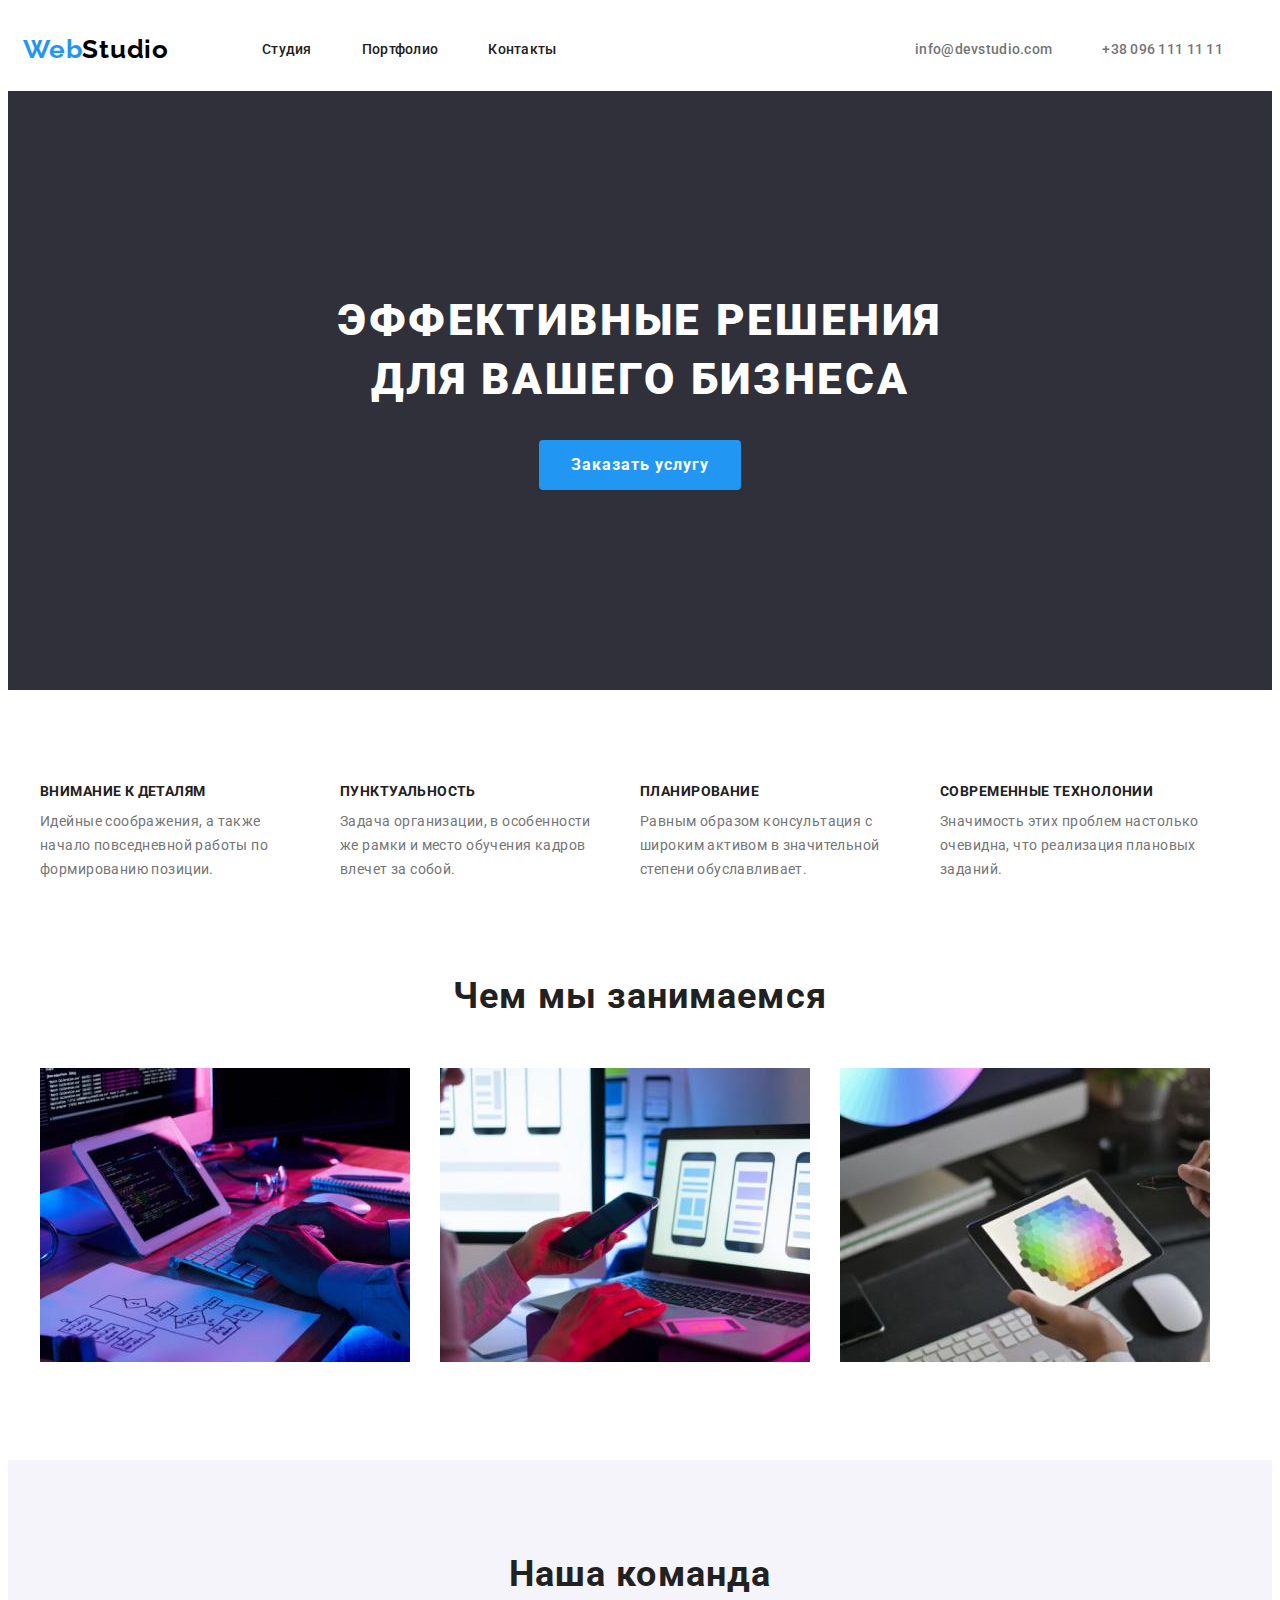
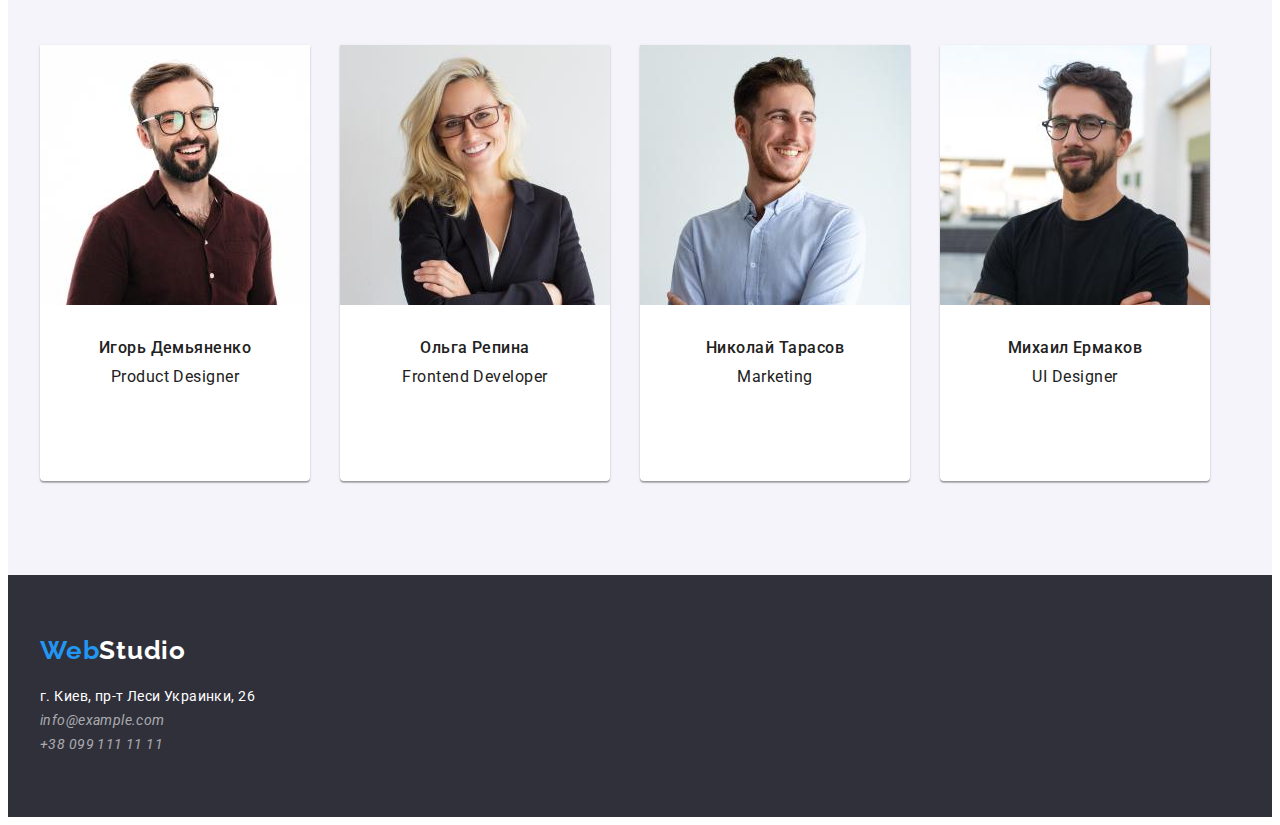
<file: index.html>
<!DOCTYPE html>
<html lang="ru">
<head>
    <link rel=“preconnect” href=“https://fonts.gstatic.com”>
    <meta charset="UTF-8">
    <meta http-equiv="X-UA-Compatible" content="IE=edge">
    <meta name="viewport" content="width=device-width, initial-scale=1.0">
    <title>Document</title>
    <link rel="preconnect" href="https://fonts.googleapis.com">
    <link rel="preconnect" href="https://fonts.gstatic.com" crossorigin>
    <link href="https://fonts.googleapis.com/css2?family=Raleway:wght@700&family=Roboto:wght@400;500;700;900&display=swap"
        rel="stylesheet">
    <link rel="stylesheet" href="https://cdnjs.cloudflare.com/ajax/libs/modern-normalize/1.1.0/modern-normalize.min.css"
        integrity="sha512-wpPYUAdjBVSE4KJnH1VR1HeZfpl1ub8YT/NKx4PuQ5NmX2tKuGu6U/JRp5y+Y8XG2tV+wKQpNHVUX03MfMFn9Q=="
        crossorigin="anonymous" referrerpolicy="no-referrer" />
    <link rel="stylesheet" href="./css/styles.css">
</head>
<body>
    <!--Секция хедер-->
    <header class="header">
        <div class="container header-container">
            <nav class="header-navigation">
                <a class="header-logo link" lang="en" href="/" >
                    Web<span class="header-logo-part">Studio</span>
                </a>
                <ul class="list header-list">
                    <li class="header-item"><a class="link header-link" href="./index.html">Студия</a></li>
                    <li class="header-item"><a class="link header-link" href="./portfolio.html" target="_blank" rel="noreferrer noopener">Портфолио</a></li>
                    <li class="header-item"><a class="link header-link" href="">Контакты</a></li>
                </ul> 
            </nav> 
                <div class="header-connect">
                <ul class="list header-link">
                    <li><a class="header-mail link" lang="en" href="mailto:info@devstudio.com">info@devstudio.com</a></li>
                    <li><a class="header-phone link" href="tel:+380961111111">+38 096 111 11 11</a></li>
                </ul>
                </div>
        </div>
    </header>
    <main>
        <!--Секция герой-->
            <section class="hero">
                <div class="container">
                    <h1 class="hero-title">Эффективные решения для вашего бизнеса</h1>
                    <button class="hero-button" type="button">Заказать услугу</button>
                </div>
            </section>
        <!--Секция особенности-->
            <section class="">
                <div class="container">
                    <h2 class="about">Особенности</h2>
                        <ul class="list about-link">
                            <li class="about-me">
                                <h3 class="about-title">ВНИМАНИЕ К ДЕТАЛЯМ</h3>
                                <p class="about-text">Идейные соображения, а также начало повседневной работы по формированию позиции.</p>
                            </li>
                            <li class="about-me">
                                <h3 class="about-title">ПУНКТУАЛЬНОСТЬ</h3>
                                <p class="about-text">Задача организации, в особенности же рамки и место обучения кадров влечет за собой.</p>
                            </li>
                            <li class="about-me">
                                <h3 class="about-title">ПЛАНИРОВАНИЕ</h3>
                                <p class="about-text">Равным образом консультация с широким активом в значительной степени обуславливает.</p>
                            </li>
                            <li class="about-me">
                                <h3 class="about-title">СОВРЕМЕННЫЕ ТЕХНОЛОНИИ</h3>
                                <p class="about-text">Значимость этих проблем настолько очевидна, что реализация плановых заданий.</p>
                            </li>
                        </ul>
                </div>
            </section>
            <!--Секция наша работа-->
            <section class="section">
                <div class="container">
                    <h2 class="section-title">Чем мы занимаемся</h2>
                        <ul class="list about-me-img">
                            <li class="about-img">
                                <img src="./images/about-img-1.jpg" 
                                alt="наш процесс работы"
                                width="370"
                                height="294"
                                />
                            </li>
                            <li class="about-img">
                                <img src="./images/about-img-2.jpg" 
                                alt="наш процесс работы" 
                                width="370" 
                                height="294" 
                                />
                            </li>
                            <li class="about-img">
                                <img src="./images/about-img-3.jpg" 
                                alt="наш процесс работы" 
                                width="370" 
                                height="294" 
                                />
                            </li>
                        </ul>
                </div>
            </section>
            <!--Секция наша команда-->
            <section class="our-team">
                <div class="container">
                    <h2 class="about-right">Наша команда</h2>
                        <ul class="list aside">
                            <li class="team-img">
                                <img src="./images/team-img-1.jpg"
                                alt="наша команда"
                                width="270"
                                height="260"
                                />
                                <h3 class="about-pre-title">Игорь Демьяненко</h3>
                                <p class="about-after-title">Product Designer</p>
                            </li>
                            <li class="team-img">
                                <img src="./images/team-img-2.jpg" 
                                alt="наша команда" 
                                width="270" 
                                height="260" 
                                />
                                <h3 class="about-pre-title">Ольга Репина</h3>
                                <p class="about-after-title">Frontend Developer</p>
                            </li>
                            <li class="team-img">
                                <img src="./images/team-img-3.jpg" 
                                alt="наша команда" 
                                width="270" 
                                height="260" 
                                />
                                <h3 class="about-pre-title">Николай Тарасов</h3>
                                <p class="about-after-title">Marketing</p>
                            </li>
                            <li class="team-img">
                                <img src="./images/team-img-4.jpg" 
                                alt="наша команда" 
                                width="270" 
                                height="260" 
                                />
                                <h3 class="about-pre-title">Михаил Ермаков</h3>
                                <p class="about-after-title">UI Designer</p>
                            </li>
                        </ul>
                </div>
            </section>
    </main>
    <!--Секция футер-->
    <footer class="footer">
        <div class="container">
            <a class="footer-logo link" lang="en" href="/">
                Web<span class="footer-logo-part">Studio</span>
            </a>
            <address>
                <ul class="list footer-list">
                    <li><p class="footer-adres">г. Киев, пр-т Леси Украинки, 26</p></li>
                    <li><a class="footer-mail link" lang="en" href="mailto:info@example.com">info@example.com</a></li>
                    <li><a class="footer-phone link" href="tel:+380991111111">+38 099 111 11 11</a></li>
                </ul>
            </address>
        </div>
    </footer>
</body>
</html>
</file>
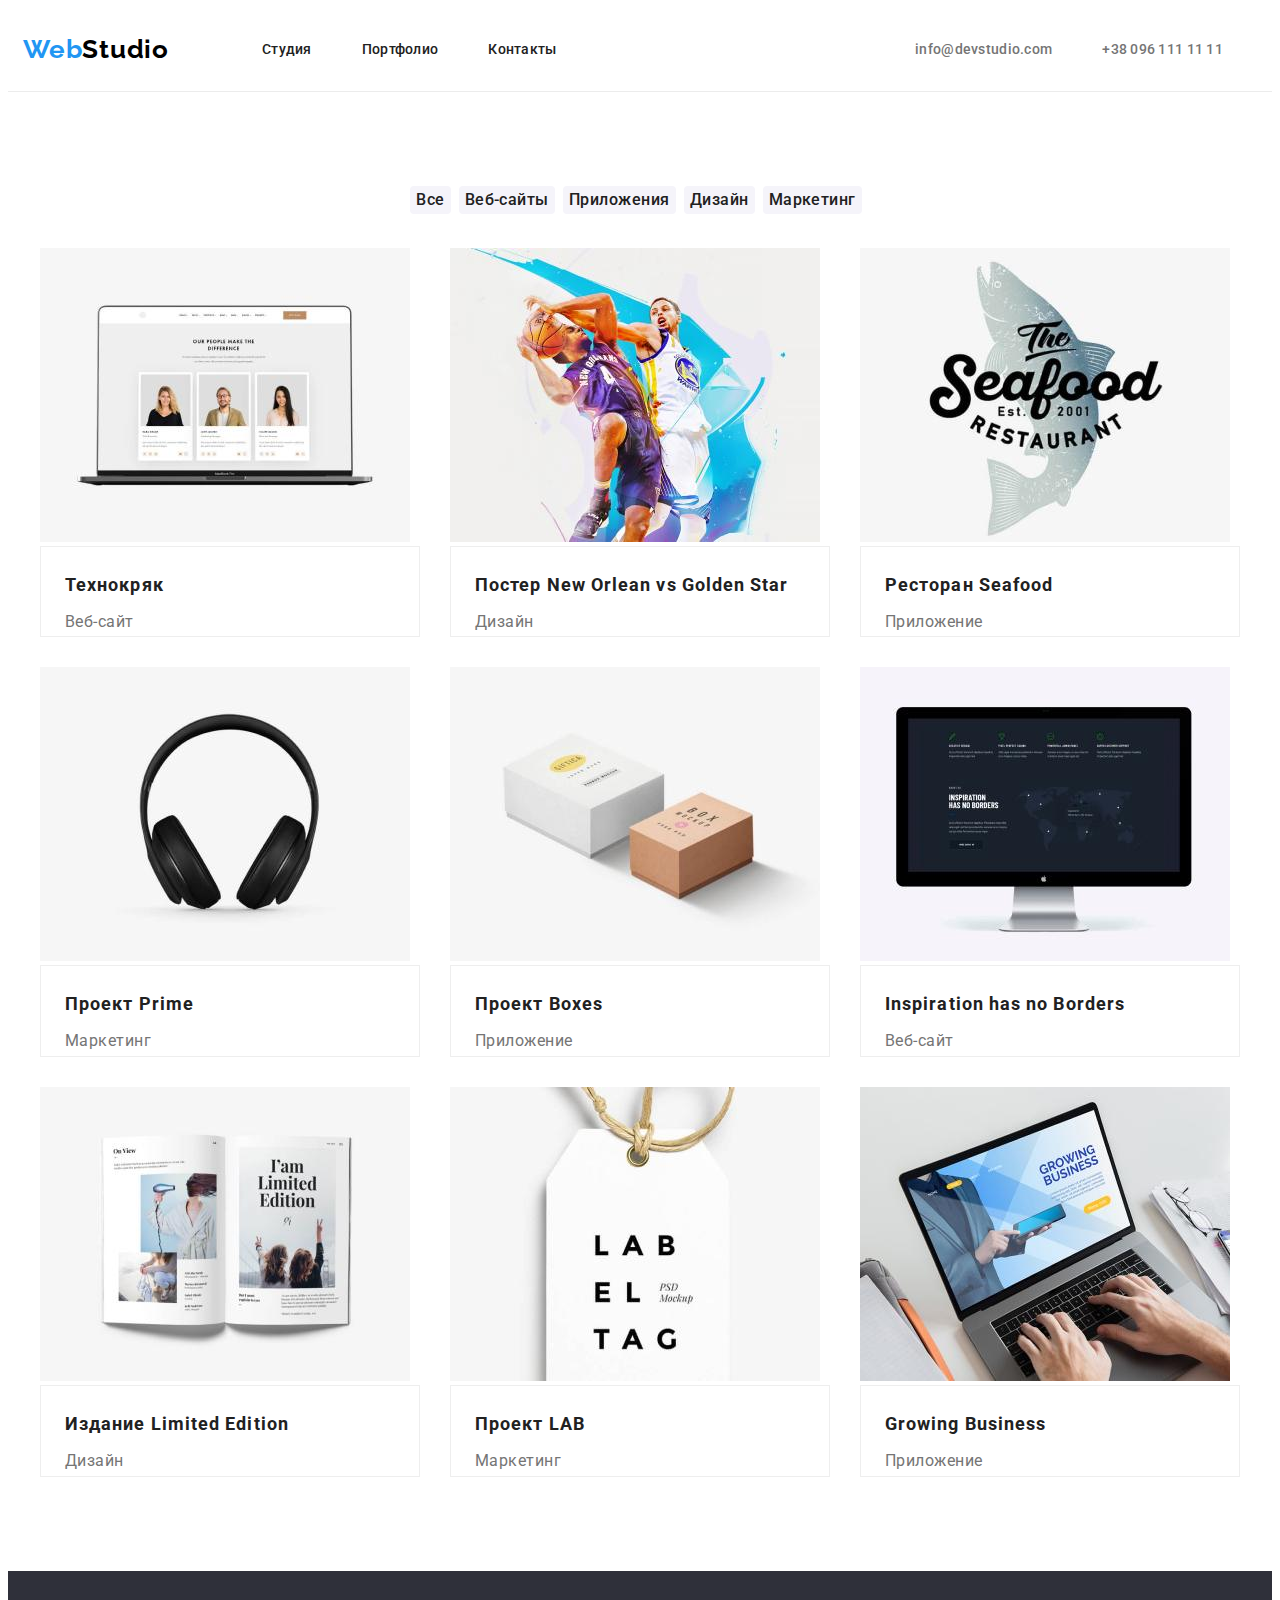
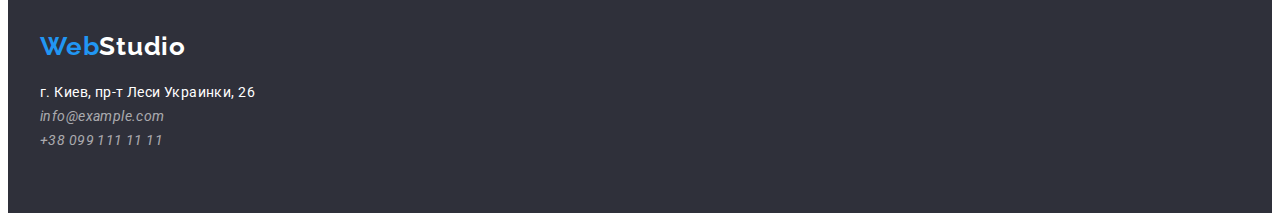
<file: portfolio.html>
<!DOCTYPE html>
<html lang="ru">
<head>
    <meta charset="UTF-8">
    <meta http-equiv="X-UA-Compatible" content="IE=edge">
    <meta name="viewport" content="width=device-width, initial-scale=1.0">
    <title>Document</title>
    <link rel="preconnect" href="https://fonts.googleapis.com">
    <link rel="preconnect" href="https://fonts.gstatic.com" crossorigin>
    <link href="https://fonts.googleapis.com/css2?family=Raleway:wght@700&family=Roboto:wght@400;500;700;900&display=swap"
        rel="stylesheet">
    <link rel="stylesheet" href="https://cdnjs.cloudflare.com/ajax/libs/modern-normalize/1.1.0/modern-normalize.min.css"
        integrity="sha512-wpPYUAdjBVSE4KJnH1VR1HeZfpl1ub8YT/NKx4PuQ5NmX2tKuGu6U/JRp5y+Y8XG2tV+wKQpNHVUX03MfMFn9Q=="
        crossorigin="anonymous" referrerpolicy="no-referrer" />
    <link rel="stylesheet" href="./css/styles.css">
</head>
<body>
    <!--Секция хедер-->
    <header class="header-portfolio">
        <div class="container header-container">
            <nav class="header-navigation">
                <a class="header-logo link" lang="en" href="/">
                    Web<span class="header-logo-part">Studio</span>
                </a>
                <ul class="list header-list">
                    <li class="header-item"><a class="link header-link" href="./index.html">Студия</a></li>
                    <li class="header-item"><a class="link header-link" href="./portfolio.html" target="_blank"
                            rel="noreferrer noopener">Портфолио</a></li>
                    <li class="header-item"><a class="link header-link" href="">Контакты</a></li>
                </ul>
            </nav>
            <div class="header-connect">
                <ul class="list header-link">
                    <li><a class="header-mail link" lang="en" href="mailto:info@devstudio.com">info@devstudio.com</a></li>
                    <li><a class="header-phone link" href="tel:+380961111111">+38 096 111 11 11</a></li>
                </ul>
            </div>
        </div>
    </header>
    <!--Секция герой-->
    <main class="portfolio-hero">
        <!--Секция портфолио с кнопками-->
        <section>
            <div class="container">
                <h1 class="about">Заголовок который нужно скрыть</h1>
                    <ul class="list aside-button">
                        <li><button class="portfolio-button" type="button">Все</button></li>
                        <li><button class="portfolio-button" type="button">Веб-сайты</button></li>
                        <li><button class="portfolio-button" type="button">Приложения</button></li>
                        <li><button class="portfolio-button" type="button">Дизайн</button></li>
                        <li><button class="portfolio-button" type="button">Маркетинг</button></li>
                    </ul>
            <ul class="list projects">
                <li class="projects-item">
                    <img src="./images/portfolio-img-1.jpg"
                    alt="Примеры работ" 
                    width="370"
                    height="294"/>
                    <div class="container-about">
                    <h2 class="portfolio-item">Технокряк</h2>
                    <p class="portfolio-about">Веб-сайт</p>
                    </div>
                </li>
                <li class="projects-item">
                    <img src="./images/portfolio-img-2.jpg" 
                    alt="Примеры работ" 
                    width="370" 
                    height="294" />
                    <div class="container-about">
                    <h2 class="portfolio-item">Постер <span lang="en">New Orlean vs Golden Star</span></h2>
                    <p class="portfolio-about">Дизайн</p>
                    </div>
                </li>
                <li class="projects-item">
                    <img src="./images/portfolio-img-3.jpg" 
                    alt="Примеры работ" 
                    width="370" 
                    height="294" />
                    <div class="container-about">
                    <h2 class="portfolio-item">Ресторан <span lang="en">Seafood</span></h2>
                    <p class="portfolio-about">Приложение</p>
                    </div>
                </li>
                <li class="projects-item">
                    <img src="./images/portfolio-img-4.jpg" 
                    alt="Примеры работ" 
                    width="370" 
                    height="294" />
                    <div class="container-about">
                    <h2 class="portfolio-item">Проект <span lang="en">Prime</span></h2>
                    <p class="portfolio-about">Маркетинг</p>
                    </div>
                </li>
                <li class="projects-item">
                    <img src="./images/portfolio-img-5.jpg" 
                    alt="Примеры работ"
                    width="370" 
                    height="294" />
                    <div class="container-about">
                    <h2 class="portfolio-item">Проект <span lang="en">Boxes</span></h2>
                    <p class="portfolio-about">Приложение</p>
                    </div>
                </li>
                <li class="projects-item">
                    <img src="./images/portfolio-img-6.jpg" 
                    alt="Примеры работ" 
                    width="370" 
                    height="294" />
                    <div class="container-about">
                    <h2 class="portfolio-item" lang="en">Inspiration has no Borders</h2>
                    <p class="portfolio-about">Веб-сайт</p>
                    </div>
                </li>
                <li class="projects-item">
                    <img src="./images/portfolio-img-7.jpg" 
                    alt="Примеры работ" 
                    width="370" 
                    height="294" />
                    <div class="container-about">
                    <h2 class="portfolio-item">Издание <span lang="en">Limited Edition</span></h2>
                    <p class="portfolio-about">Дизайн</p>
                    </div>
                </li>
                <li class="projects-item">
                    <img src="./images/portfolio-img-8.jpg" 
                    alt="Примеры работ" 
                    width="370" 
                    height="294" />
                    <div class="container-about">
                    <h2 class="portfolio-item">Проект <span lang="en">LAB</span></h2>
                    <p class="portfolio-about">Маркетинг</p>
                    </div>
                </li>
                <li class="projects-item">
                    <img src="./images/portfolio-img-9.jpg" 
                    alt="Примеры работ" 
                    width="370" 
                    height="294" />
                    <div class="container-about">
                    <h2 class="portfolio-item" lang="en">Growing Business</h2>
                    <p class="portfolio-about">Приложение</p>
                    </div>
                </li>
            </ul>
            </div>
        </section>
    </main>
    <!--Секция футер-->
    <footer class="footer">
        <div class="container">
            <a class="footer-logo link" lang="en" href="/">
                Web<span class="footer-logo-part">Studio</span>
            </a>
            <address>
                <ul class="list footer-list">
                    <li>
                        <p class="footer-adres">г. Киев, пр-т Леси Украинки, 26</p>
                    </li>
                    <li><a class="footer-mail link" lang="en" href="mailto:info@example.com">info@example.com</a></li>
                    <li><a class="footer-phone link" href="tel:+380991111111">+38 099 111 11 11</a></li>
                </ul>
            </address>
        </div>
    </footer>
</body>
</html>
</file>
<file: css/styles.css>
/*---root---*/
:root {
  --accent-color: #2196f3;
  --main-button-color: #2196f3;
  --second-title-color: #212121;
  --main-text-color: #757575;
  --main-title-color: #ffffff;
  --header-text-color: #212121;
}

p,
h1,
h2,
h3,
h4,
h5,
h6 {
  margin: 0;
}

ul {
  margin: 0;
  padding: 0;
}

body {
  font-family: Roboto, sans-serif;
  color: #757575;
}

button {
  cursor: pointer;
}

/*---delete points---*/
.list {
  list-style: none;
}

.link {
  text-decoration: none;
}

/*---header---*/
.header {
  background-color: #ffffff;
}
.container {
  width: 1200px;
  padding-left: 15px;
  padding-right: 15px;
  margin: 0 auto;
}
.header-list {
  display: flex;
  padding-top: 32px;
  padding-bottom: 32px;
}
.header-item:not(last-child) {
  margin-right: 50px;
}

.header-navigation {
  display: flex;
  align-items: center;
}
.header-container {
  display: flex;
  align-items: center;
  margin-right: 215px;
}
.header-link {
  display: flex;
  align-items: center;
}
.header-logo {
  font-family: Raleway;
  font-weight: 700;
  font-size: 26px;
  line-height: 1.19;
  letter-spacing: 0.03em;
  color: #2196f3;
  margin-right: 93px;
}
.header-logo-part {
  color: #000000;
}
.header-link {
  font-weight: 500;
  font-size: 14px;
  line-height: 1.33;
  letter-spacing: 0.02em;
  color: var(--header-text-color);
}
.header-link:hover,
.header-link:focus {
  color: var(--accent-color);
}

.header-mail {
  font-weight: 500;
  font-size: 14px;
  line-height: 1.14;
  letter-spacing: 0.02em;
  color: var(--main-text-color);
  margin-right: 50px;
}

.header-mail:hover,
.header-mail:focus {
  color: var(--accent-color);
}

.header-phone:hover,
.header-phone:focus {
  color: var(--accent-color);
}

.header-phone {
  font-weight: 500;
  font-size: 14px;
  line-height: 1.14;
  letter-spacing: 0.02em;
  color: var(--main-text-color);
}
.header-connect {
  margin-left: auto;
}

/*---Hero section---*/
.hero {
  padding-left: 0;
  padding-right: 0;
  padding-top: 200px;
  padding-bottom: 200px;
  background-color: #2f303a;
  text-align: center;
}
.hero-title {
  font-weight: 900;
  font-size: 44px;
  width: 696px;
  margin-top: 0;
  margin-bottom: 30px;
  margin-right: auto;
  margin-left: auto;
  line-height: 1.36;
  text-align: center;
  letter-spacing: 0.06em;
  text-transform: uppercase;
  color: var(--main-title-color);
}
.hero-button {
  font-family: inherit;
  font-weight: 700;
  font-size: 16px;
  line-height: 1.87;
  display: flex;
  align-items: center;
  text-align: center;
  letter-spacing: 0.06em;
  color: #ffffff;
  background-color: var(--main-button-color);
  cursor: pointer;
  border-radius: 4px;
  margin-top: 0;
  margin-bottom: 0;
  margin-right: auto;
  margin-left: auto;
  border: none;
  padding-top: 10px;
  padding-bottom: 10px;
  padding-left: 32px;
  padding-right: 32px;
}
.hero-button:hover {
  background-color: #188ce8;
}

.about {
  position: absolute;
  clip: rect(0 0 0 0);
  width: 1px;
  height: 1px;
  margin: -1px;
  border: 0;
  padding: 0;
  overflow: hidden;
}
.about-title {
  font-weight: 700;
  font-size: 14px;
  line-height: 1.14;
  letter-spacing: 0.03em;
  text-transform: uppercase;
  display: flex;
  margin-bottom: 10px;
  color: var(--header-text-color);
}
.about-text {
  font-weight: 400;
  font-size: 14px;
  line-height: 1.71;
  letter-spacing: 0.03em;
  display: flex;
  color: var(--main-text-color);
}
.about-link {
  padding-top: 94px;
  padding-bottom: 94px;
  display: flex;
}
.about-me {
  width: 270px;
}

.about-me:not(last-child) {
  margin-right: 30px;
}
/*---Section our works---*/
.section {
  padding-bottom: 94px;
}
.section-title {
  font-weight: 700;
  font-size: 36px;
  line-height: 1.16;
  text-align: center;
  letter-spacing: 0.03em;
  margin-bottom: 50px;
  color: var(--second-title-color);
}
.about-me-img {
  display: flex;
}
.about-img:not(last-child) {
  margin-right: 30px;
}

/*---Section our command---*/
.our-team {
  background-color: #f5f4fa;
  padding-bottom: 94px;
}
.about-right {
  font-weight: 700;
  font-size: 36px;
  line-height: 1.16;
  text-align: center;
  letter-spacing: 0.03em;
  padding-top: 94px;
  margin-bottom: 50px;
  color: var(--second-title-color);
}
.aside {
  display: flex;
}
.aside:not(last-child) {
  margin-right: 30px;
}
.team-img:not(last-child) {
  margin-right: 30px;
  background-color: #ffffff;
  border-radius: 0px 0px 4px 4px;
  box-shadow: 0px 1px 3px rgba(0, 0, 0, 0.12), 0px 1px 1px rgba(0, 0, 0, 0.14),
    0px 2px 1px rgba(0, 0, 0, 0.2);
}
.about-pre-title {
  font-weight: 500;
  font-size: 16px;
  line-height: 1.18;
  text-align: center;
  letter-spacing: 0.03em;
  margin-top: 30px;
  color: var(--second-title-color);
}
.about-after-title {
  font-weight: 400;
  font-size: 16px;
  line-height: 1.18;
  text-align: center;
  letter-spacing: 0.03em;
  margin-top: 10px;
  padding-bottom: 94px;
  color: var(--second-title-color);
}

/*---Footer section---*/
.footer {
  background: #2f303a;
  padding-top: 60px;
  padding-bottom: 60px;
}
.footer-list {
  margin-top: 20px;
}
.footer-logo {
  font-family: Raleway;
  font-weight: 700;
  font-size: 26px;
  line-height: 1.19x;
  letter-spacing: 0.03em;
  color: #2196f3;
}
.footer-logo-part {
  color: #ffffff;
}
.footer-adres {
  font-style: normal;
  font-weight: 400;
  font-size: 14px;
  line-height: 1.71;
  letter-spacing: 0.03em;
  color: var(--main-title-color);
}
.footer-mail {
  font-weight: 400;
  font-size: 14px;
  line-height: 1.71;
  letter-spacing: 0.03em;
  margin-top: 9px;
  color: rgba(255, 255, 255, 0.6);
}
.footer-phone {
  font-weight: 400;
  font-size: 14px;
  line-height: 1.71;
  letter-spacing: 0.03em;
  margin-top: 9px;
  color: rgba(255, 255, 255, 0.6);
}

.footer-mail:hover,
.footer-mail:focus {
  color: var(--accent-color);
}

.footer-phone:hover,
.footer-phone:focus {
  color: var(--accent-color);
}

/*---Portfolio---*/
.portfolio-hero {
  background-color: #ffffff;
  padding-top: 94px;
  padding-bottom: 94px;
}
.portfolio-button {
  font-family: inherit;
  font-weight: 500;
  font-size: 16px;
  line-height: 1.62;
  text-align: center;
  letter-spacing: 0.03em;
  color: #212121;
  background-color: #f5f4fa;
  cursor: pointer;
  border-radius: 4px;
  border: none;
}
.portfolio-button:hover,
.portfolio-button:focus {
  background-color: var(--accent-color);
  color: #ffffff;
}

.portfolio-item {
  font-weight: 700;
  font-size: 18px;
  line-height: 2;
  letter-spacing: 0.06em;
  margin-top: 20px;
  color: var(--second-title-color);
}
.portfolio-about {
  font-weight: 400;
  font-size: 16px;
  line-height: 1.87;
  letter-spacing: 0.03em;
  margin-top: 4px;
  color: var(--main-text-color);
}
.aside-button {
  display: flex;
  justify-content: center;
}
.portfolio-button:not(last-child) {
  margin-right: 8px;
}
.projects {
  display: flex;
  flex-wrap: wrap;
  margin-left: -30px;
  margin-bottom: -30px;
  padding-top: 34px;
}
.projects-item {
  flex-basis: calc((100% - 3 * 30px) / 3);
  margin-left: 30px;
  margin-bottom: 30px;
  background: #ffffff;
}
.header-portfolio {
  border-bottom: 1px solid #ececec;
}
.container-about {
  padding-left: 24px;
  border: 1px solid #eeeeee;
  box-sizing: border-box;
}
</file>
